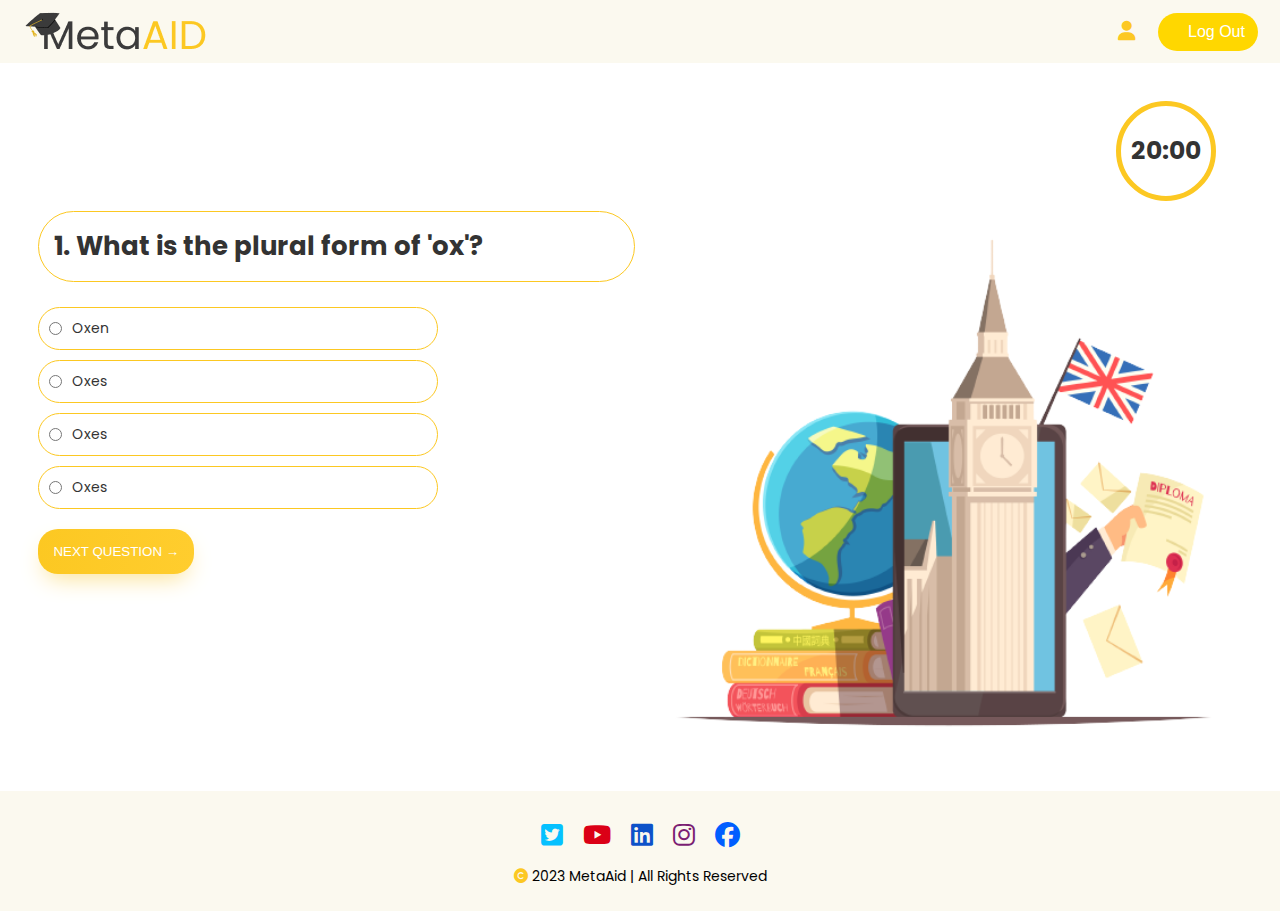
<file: metaAid_final_v/src/englishTestffff/engTest.html>
<!DOCTYPE html>
<html lang="en">
  <head>
    <meta charset="UTF-8" />
    <meta http-equiv="X-UA-Compatible" content="IE=edge" />
    <meta name="viewport" content="width=device-width, initial-scale=1.0" />
    <link
      rel="stylesheet"
      href="https://cdnjs.cloudflare.com/ajax/libs/font-awesome/6.4.0/css/all.min.css"
    />
    <title>English Test</title>
    <link rel="stylesheet" href="../header and footer/style.css" />
    <link rel="stylesheet" href="engTest.css" />
  </head>
  <body>
    <!-- //header -->
    <div class="header">
      <div class="logo">
        <img src="../header and footer/logo.png" alt="logo" />
      </div>
      <div class="rightSide">
        <i class="fa-solid fa-user fa-xl"></i>
        <h2 class="user_name hidden"></h2>
        <input class="logout button" type="submit" value="Log Out" />
      </div>
    </div>
    <!-- header end -->

    <!--english test section-->
    <section>
      <div class="timer">
        <span class="minHolder">20:</span>
        <span class="secHolder">00</span>
      </div>
      <div class="quiz-container">
        <div>
          <h2 class="question">
            Which of the following words is a synonym for 'happy'?
          </h2>

          <div class="item">
            <input type="radio" class="option" name="answer" id="A" />
            <label class="label" for="A"> joyful </label>
          </div>
          <div class="item">
            <input type="radio" class="option" name="answer" id="B" />
            <label class="label" for="B"> Sad </label>
          </div>
          <div class="item">
            <input type="radio" class="option" name="answer" id="C" />
            <label class="label" for="C"> Angry </label>
          </div>
          <div class="item">
            <input type="radio" class="option" name="answer" id="D" />
            <label class="label" for="D"> Tired </label>
          </div>
          <div class="popup">
            <button id="nextBtn">NEXT QUESTION &rarr;</button>

            <div class="modal-box">
              <i id="icon" class="fa-regular fa-circle-check"></i>

              <h3 class="popupScore"></h3>
              <button class="closeBtn">Ok</button>
            </div>
          </div>
        </div>

        <img class="img" src="./32184-removebg-preview.png" alt="" />
      </div>
    </section>
    <!-- end of english test section-->
    <!--footer-->
    <footer>
      <div class="footer">
        <div class="bottomfooter">
          <i
            class="fa-brands fa-square-twitter fa-xl"
            style="color: #05c1ff"
          ></i>
          <i class="fa-brands fa-youtube fa-xl" style="color: #db0016"></i>
          <i class="fa-brands fa-linkedin fa-xl" style="color: #0d52c9"></i>
          <i class="fa-brands fa-instagram fa-xl" style="color: #7b1e73"></i>
          <i class="fa-brands fa-facebook fa-xl" style="color: #005eff"></i>
        </div>
        <div class="upperfooter">
          <p>
            <i class="fa-sharp fa-solid fa-copyright"></i> 2023 MetaAid | All
            Rights Reserved
          </p>
        </div>
      </div>
    </footer>

    <!--end of footer -->
    <script type="module" src="engTest.js"></script>
  </body>
</html>
</file>
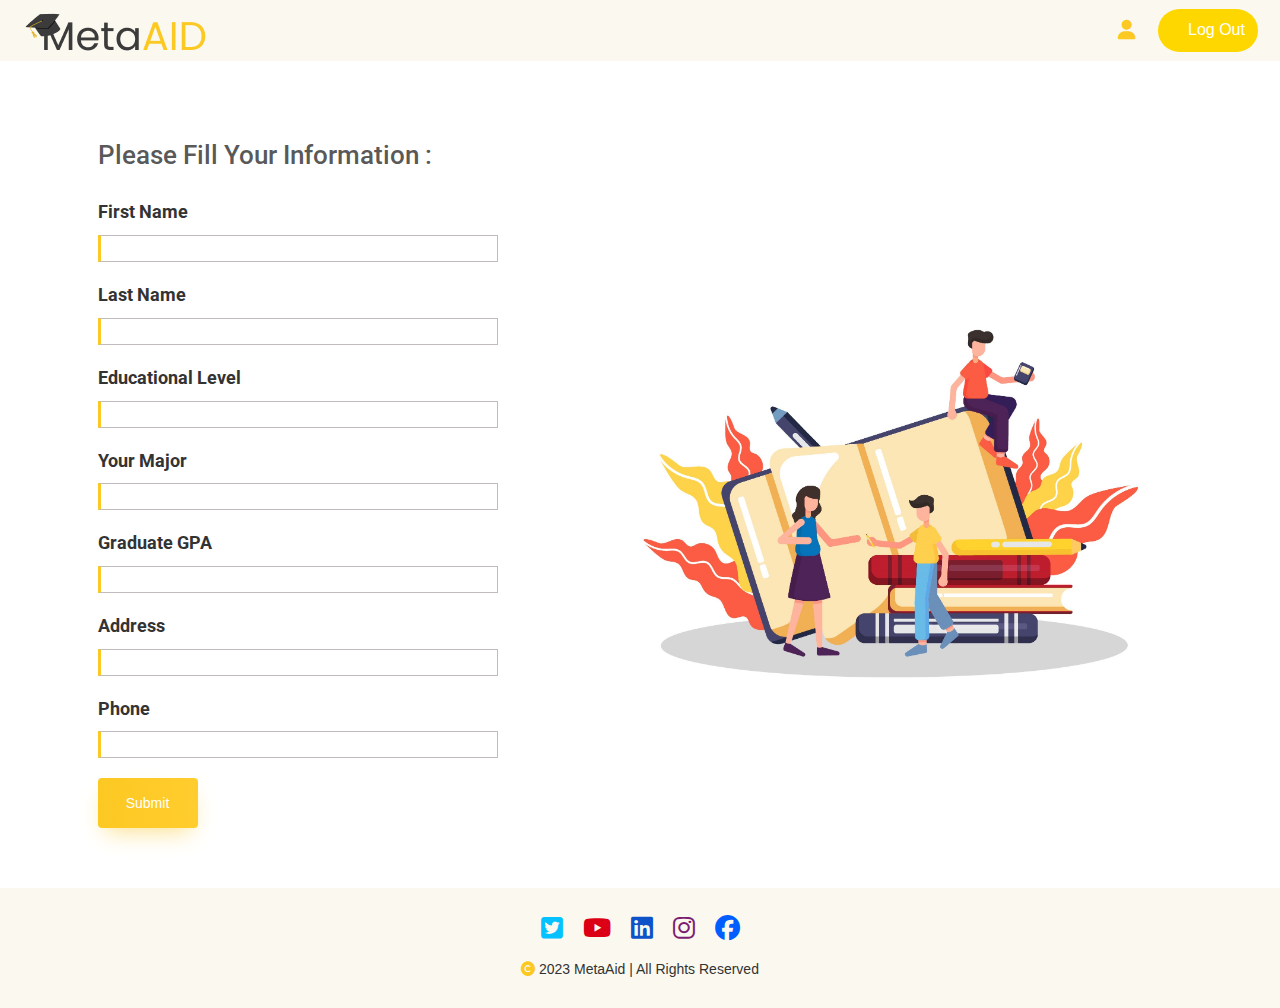
<file: metaAid_final_v/src/form/form.html>
<!DOCTYPE html>
<html lang="en">
  <head>
    <meta charset="UTF-8" />
    <meta http-equiv="X-UA-Compatible" content="IE=edge" />
    <!-- Latest compiled and minified CSS -->
   <link rel="stylesheet" href="https://cdn.jsdelivr.net/npm/bootstrap@3.3.7/dist/css/bootstrap.min.css" integrity="sha384-BVYiiSIFeK1dGmJRAkycuHAHRg32OmUcww7on3RYdg4Va+PmSTsz/K68vbdEjh4u" crossorigin="anonymous">
    <link rel="stylesheet" href="https://cdnjs.cloudflare.com/ajax/libs/font-awesome/6.4.0/css/all.min.css">
    <meta name="viewport" content="width=device-width, initial-scale=1.0" />
    <link rel="stylesheet" href="../header and footer/style.css">
    <link rel="stylesheet" href="form.css" />

    <title>Form</title>
  </head>
  <body>
 <!-- //header -->
 <div class="header">
  <div class="logo">
    <img src="../header and footer/logo.png" alt="logo" />
  </div>
  <div class="rightSide">
    <i class="fa-solid fa-user fa-xl"></i>
    <h2 class="user_name hidden"></h2>
    <input class="logout button" type="submit" value="Log Out" />
  </div>
</div>
<!-- header end -->

<!--form section-->
    <section class="img-form-con">
      <div class="form-con">
        <form action="">
          <h2 class="form-title">Please fill your information :</h2>
          <div class="label-input-form-con">
            <label for="first-name">first name</label>
            <input type="text" id="first-name"  />
          </div>

          <div class="label-input-form-con">
            <label for="last-name">last name</label>
            <input type="text" id="last-name" />
          </div>

          <div class="label-input-form-con">
            <label for="education-level">Educational level</label>
            <input type="text" id="education-level"  />
          </div>
          <div class="label-input-form-con">
            <label for="major">Your major</label>
            <input type="text" id="major" />
          </div>

          <div class="label-input-form-con">
            <label for="gpa">Graduate GPA</label>
            <input type="text" id="gpa" />
          </div>
          <div class="label-input-form-con">
            <label for="address">Address</label>
            <input type="text" id="address" />
          </div>
          <div class="label-input-form-con">
            <label for="phone">Phone</label>
            <input type="text" id="phone"  />
          </div>
          <button class="form-btn">submit</button>
          <d class="fill">*All fields are mandatory</p>
        </form>
      </div>
      <div class="form-img-con">
        <img src="from.jpg" alt="" />
      </div>
  
    </section>
<!--end of form section-->

    <!--footer-->
    <footer>
      <div class="footer">
       
        <div class="bottomfooter">

          <i
          class="fa-brands fa-square-twitter fa-xl"
          style="color: #05c1ff"
          
        ></i>
        <i class="fa-brands fa-youtube fa-xl" style="color: #db0016"></i>
        <i class="fa-brands fa-linkedin fa-xl" style="color: #0d52c9"></i>
        <i class="fa-brands fa-instagram fa-xl" style="color: #7b1e73"></i>
        <i class="fa-brands fa-facebook fa-xl" style="color: #005eff"></i>
        </div>
        <div class="upperfooter">
          <p> <i class="fa-sharp fa-solid fa-copyright" ></i>  2023 MetaAid | All Rights Reserved</p>
         
        </div>
      </div>
      
    </footer>
   
    <!--end of footer -->



    <script src="form.js"></script>
  </body>
</html>
</file>
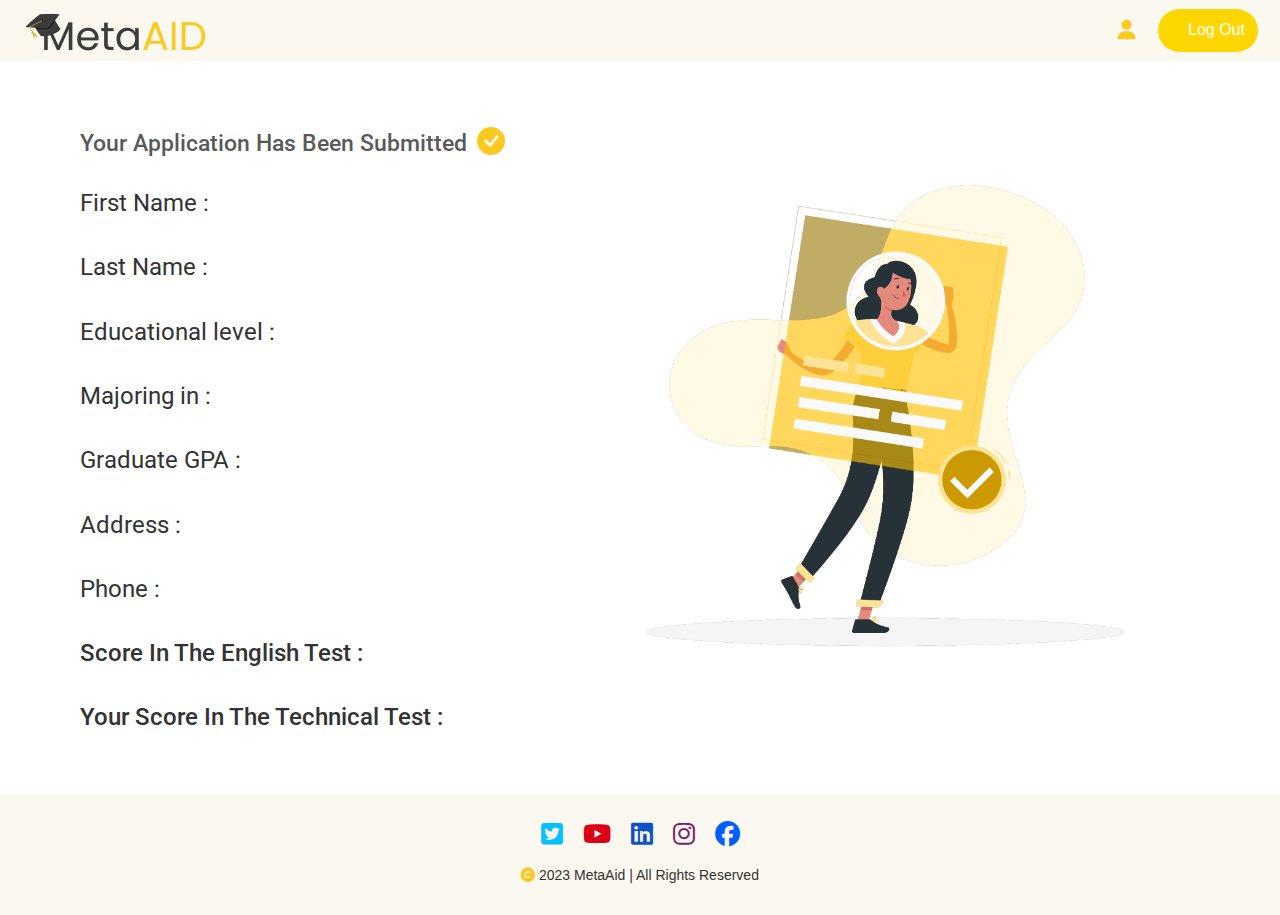
<file: metaAid_final_v/src/result/result.html>
<!DOCTYPE html>
<html lang="en">
  <head>
    <meta charset="UTF-8" />
    <meta http-equiv="X-UA-Compatible" content="IE=edge" />
    <meta name="viewport" content="width=device-width, initial-scale=1.0" />
    <link
      rel="stylesheet"
      href="https://cdn.jsdelivr.net/npm/bootstrap@3.3.7/dist/css/bootstrap.min.css"
      integrity="sha384-BVYiiSIFeK1dGmJRAkycuHAHRg32OmUcww7on3RYdg4Va+PmSTsz/K68vbdEjh4u"
      crossorigin="anonymous"
    />
    <link
      rel="stylesheet"
      href="https://cdnjs.cloudflare.com/ajax/libs/font-awesome/6.4.0/css/all.min.css"
    />
    <link rel="stylesheet" href="../header and footer/style.css" />
    <link rel="stylesheet" href="result.css" />
    <title>Result</title>
  </head>
  <body>
    <!-- //header -->
    <div class="header">
      <div class="logo">
        <img src="../header and footer/logo.png" alt="logo" />
      </div>
      <div class="rightSide">
        <i class="fa-solid fa-user fa-xl"></i>
        <h2 class="user_name hidden"></h2>
        <input class="logout button" type="submit" value="Log Out" />
      </div>
    </div>
    <!-- header end -->

    <!--result section-->

    <section class="result-section">
      <div class="result-con">
        <div class="title-svg">
          <h1 class="result-title">Your application has been Submitted</h1>
          <svg
            xmlns="http://www.w3.org/2000/svg"
            fill="currentColor"
            class="bi bi-check-circle-fill"
            viewBox="0 0 16 16"
            strok="20"
          >
            <path
              d="M16 8A8 8 0 1 1 0 8a8 8 0 0 1 16 0zm-3.97-3.03a.75.75 0 0 0-1.08.022L7.477 9.417 5.384 7.323a.75.75 0 0 0-1.06 1.06L6.97 11.03a.75.75 0 0 0 1.079-.02l3.992-4.99a.75.75 0 0 0-.01-1.05z"
            />
          </svg>
        </div>
        <p id="fisrt-name">First Name :</p>
        <p id="last-name">Last Name :</p>
        <p id="education-level">Educational level :</p>
        <p id="major">Majoring in :</p>
        <p id="gpa">Graduate GPA :</p>
        <p id="address">Address :</p>
        <p id="phone">Phone :</p>
        <p id="englishScore">
          <span class="score">score in the english test : </span>
        </p>
        <p id="techScore">
          <span class="score">Your score in the technical test : </span>
        </p>
      </div>

      <div class="img-result"><img src="./result.png" alt="" /></div>
    </section>

    <!-- end of result section-->

    <!--footer-->
    <footer>
      <div class="footer">
        <div class="bottomfooter">
          <i
            class="fa-brands fa-square-twitter fa-xl"
            style="color: #05c1ff"
          ></i>
          <i class="fa-brands fa-youtube fa-xl" style="color: #db0016"></i>
          <i class="fa-brands fa-linkedin fa-xl" style="color: #0d52c9"></i>
          <i class="fa-brands fa-instagram fa-xl" style="color: #7b1e73"></i>
          <i class="fa-brands fa-facebook fa-xl" style="color: #005eff"></i>
        </div>
        <div class="upperfooter">
          <p>
            <i class="fa-sharp fa-solid fa-copyright"></i> 2023 MetaAid | All
            Rights Reserved
          </p>
        </div>
      </div>
    </footer>

    <!--end of footer -->
    <script src="./result.js"></script>
  </body>
</html>
</file>
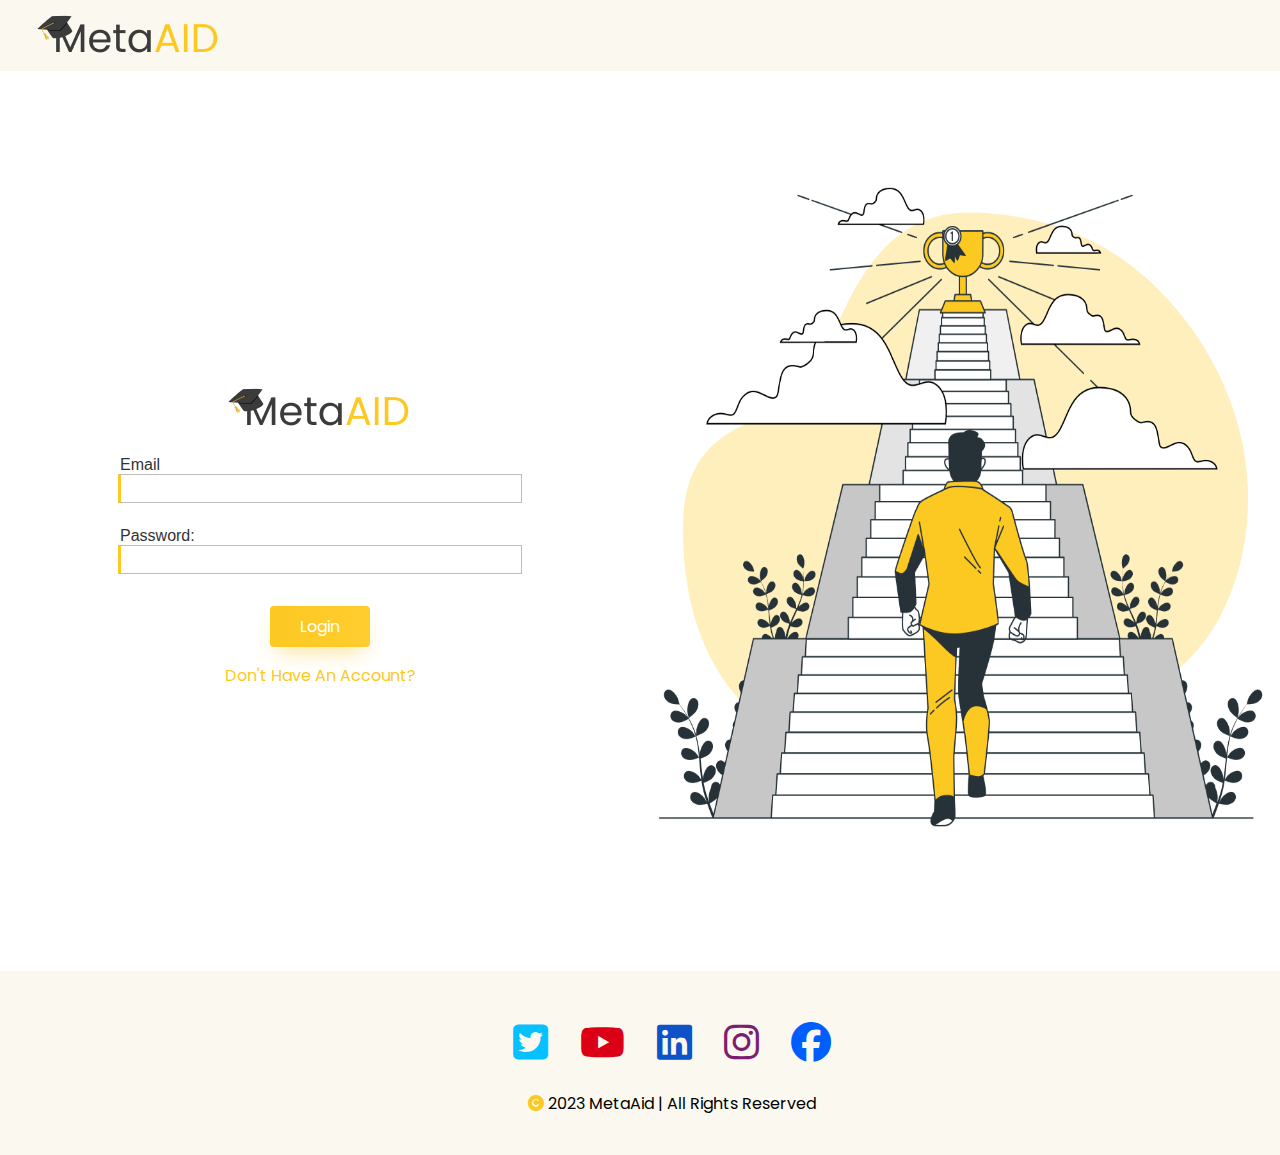
<file: metaAid_final_v/src/signUp-login/login.html>
<!DOCTYPE html>
<html lang="en">
  <head>
    <meta charset="UTF-8" />
    <meta http-equiv="X-UA-Compatible" content="IE=edge" />
    <meta name="viewport" content="width=device-width, initial-scale=1.0" />
    <link
      rel="stylesheet"
      href="https://cdnjs.cloudflare.com/ajax/libs/font-awesome/6.4.0/css/all.min.css"
    />
    <title>signin</title>
    <link
      href="https://unpkg.com/boxicons@2.1.4/css/boxicons.min.css"
      rel="stylesheet"
    />
    <link rel="stylesheet" href="login.css" />
    <link rel="stylesheet" href="../header and footer/style.css" />
  </head>
  <body>
    <!-- //header -->
    <div class="header">
      <div class="logo">
        <img src="../header and footer/logo.png" alt="logo" />
      </div>
    </div>
    <!-- header end -->

    <div class="container">
      <div class="form">
        <div class="name-app">
          <!-- <div class="name-appli">
              <h1>meta<span class="yello-text">AID</span></h1>-->
          <img src="../header and footer/logo.png" alt="" />
        </div>

        <div class="parts-form">
          <form>
            <div class="input-label">
              <label for="fname">Email</label>
              <input type="text" class="userEmail" name="fname" />
            </div>
            <div class="input-label">
              <label for="lname">password:</label>
              <input type="password" class="userPassword" name="password" />
            </div>
            <p class="error"></p>
          </form>
        </div>

        <!-- <div class="btn-signlog"> -->
        <div class="btn-sign">
          <button class="button1">login</button>

          <p class="sign-up">Don't have an account?</p>
        </div>
      </div>

      <div class="image-signup">
        <img class="image" src="login.png" alt="Paris" />
      </div>
    </div>

    <!--footer-->
    <footer>
      <div class="footer">
        <div class="bottomfooter">
          <i
            class="fa-brands fa-square-twitter fa-xl"
            style="color: #05c1ff"
          ></i>
          <i class="fa-brands fa-youtube fa-xl" style="color: #db0016"></i>
          <i class="fa-brands fa-linkedin fa-xl" style="color: #0d52c9"></i>
          <i class="fa-brands fa-instagram fa-xl" style="color: #7b1e73"></i>
          <i class="fa-brands fa-facebook fa-xl" style="color: #005eff"></i>
        </div>
        <div class="upperfooter">
          <p>
            <i class="fa-sharp fa-solid fa-copyright"></i> 2023 MetaAid | All
            Rights Reserved
          </p>
        </div>
      </div>
    </footer>

    <!--end of footer -->

    <script src="login.js"></script>
  </body>
</html>
</file>
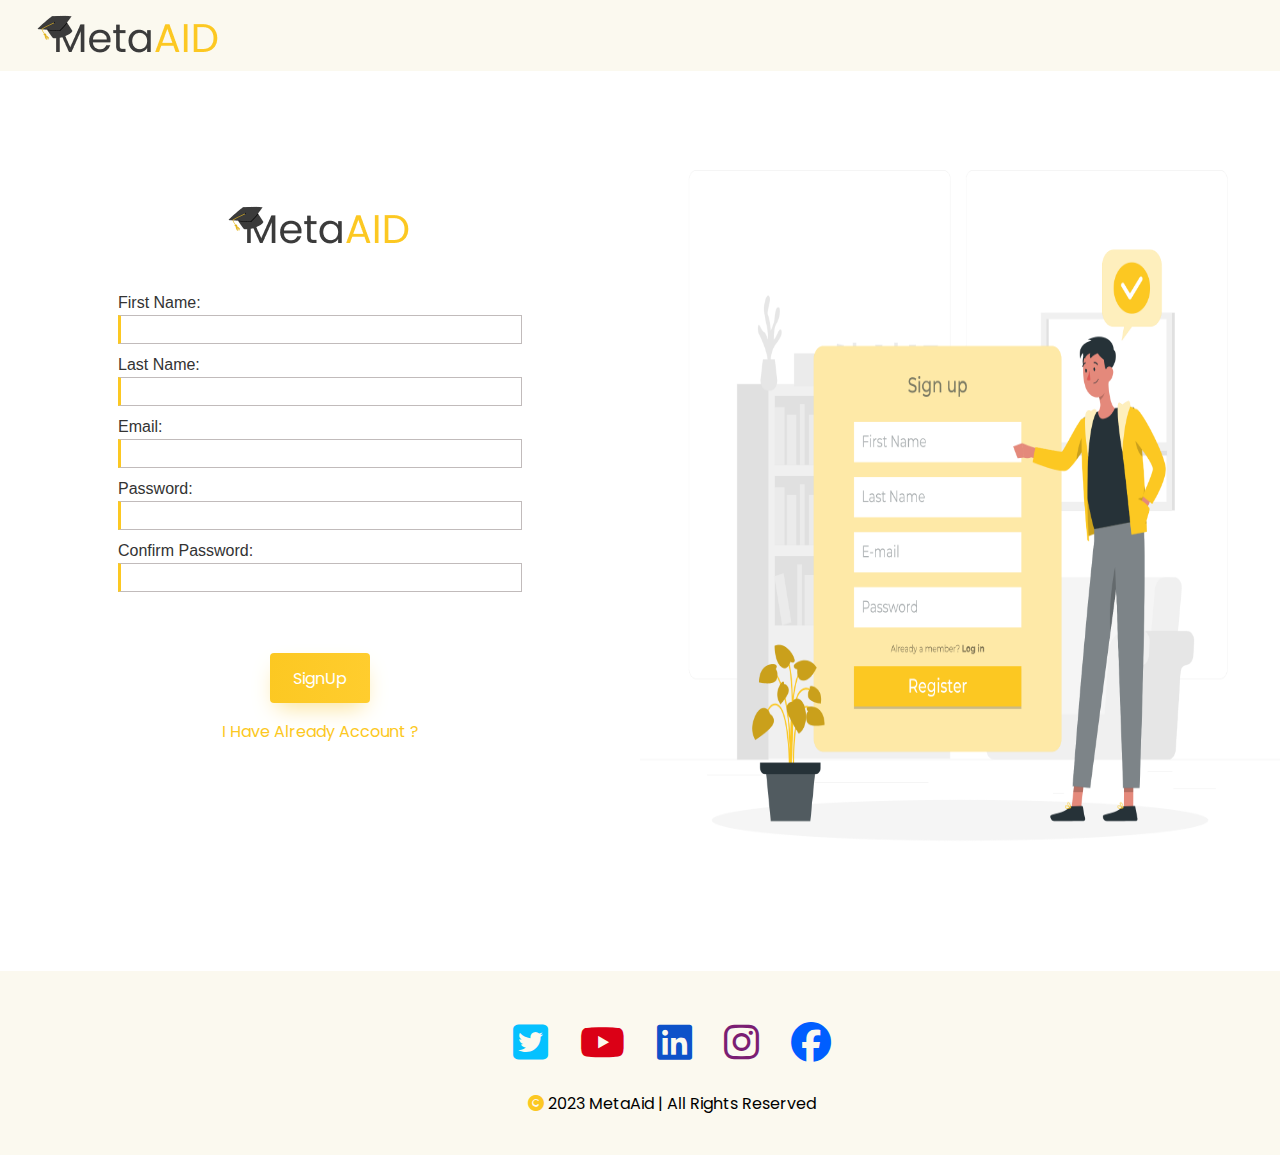
<file: metaAid_final_v/src/signUp-login/signup.html>
<!DOCTYPE html>
<html lang="en">
  <head>
    <meta charset="UTF-8" />
    <meta http-equiv="X-UA-Compatible" content="IE=edge" />
    <meta name="viewport" content="width=device-width, initial-scale=1.0" />
    <link
      rel="stylesheet"
      href="https://cdnjs.cloudflare.com/ajax/libs/font-awesome/6.4.0/css/all.min.css"
    />
    <title>signup</title>
    <link
      href="https://unpkg.com/boxicons@2.1.4/css/boxicons.min.css"
      rel="stylesheet"
    />
    <link rel="stylesheet" href="../header and footer/style.css" />
    <link rel="stylesheet" href="signup.css" />
  </head>
  <body>
    <!-- //header -->
    <div class="header">
      <div class="logo">
        <img src="../header and footer/logo.png" alt="logo" />
      </div>
    </div>
    <!-- header end -->
    <!--sgin up section-->
    <div class="container">
      <div class="form">
        <div class="name-app">
          <!-- <div class="name-appli">
            <h1>meta<span class="yello-text">AID</span></h1>-->
          <img src="../header and footer/logo.png" alt="" />
        </div>
        <div class="parts-form">
          <form action="#">
            <label for="firstName">First name:</label><br />
            <input type="text" id="firstName" name="fname" /><br />

            <label for="lastName">Last name:</label><br />
            <input type="text" id="lastName" name="lname" /><br />

            <label for="Email">Email:</label><br />
            <input type="email" id="Email" name="Email" /><br />

            <label for="password">password:</label><br />
            <input type="password" id="password" name="password" /><br />

            <label for="confirmPassword">Confirm password:</label><br />
            <input
              type="password"
              id="confirmPassword"
              name="confirmPassword"
            /><br />

            <p class="error"></p>
          </form>
        </div>
        <div class="btn-sign">
          <button class="signupBtn" id="signupBtn">SignUp</button><br />

          <p class="alreadyHaveAcc" href="./login.html">
            I have already account ?
          </p>
        </div>
      </div>

      <div class="image-signup">
        <img class="image" src="signup.png" alt="Paris" />
      </div>
    </div>

    <!--sgin up section-->

    <!--footer-->
    <footer>
      <div class="footer">
        <div class="bottomfooter">
          <i
            class="fa-brands fa-square-twitter fa-xl"
            style="color: #05c1ff"
          ></i>
          <i class="fa-brands fa-youtube fa-xl" style="color: #db0016"></i>
          <i class="fa-brands fa-linkedin fa-xl" style="color: #0d52c9"></i>
          <i class="fa-brands fa-instagram fa-xl" style="color: #7b1e73"></i>
          <i class="fa-brands fa-facebook fa-xl" style="color: #005eff"></i>
        </div>
        <div class="upperfooter">
          <p>
            <i class="fa-sharp fa-solid fa-copyright"></i> 2023 MetaAid | All
            Rights Reserved
          </p>
        </div>
      </div>
    </footer>

    <!--end of footer -->

    <script src="signup.js"></script>
  </body>
</html>
</file>
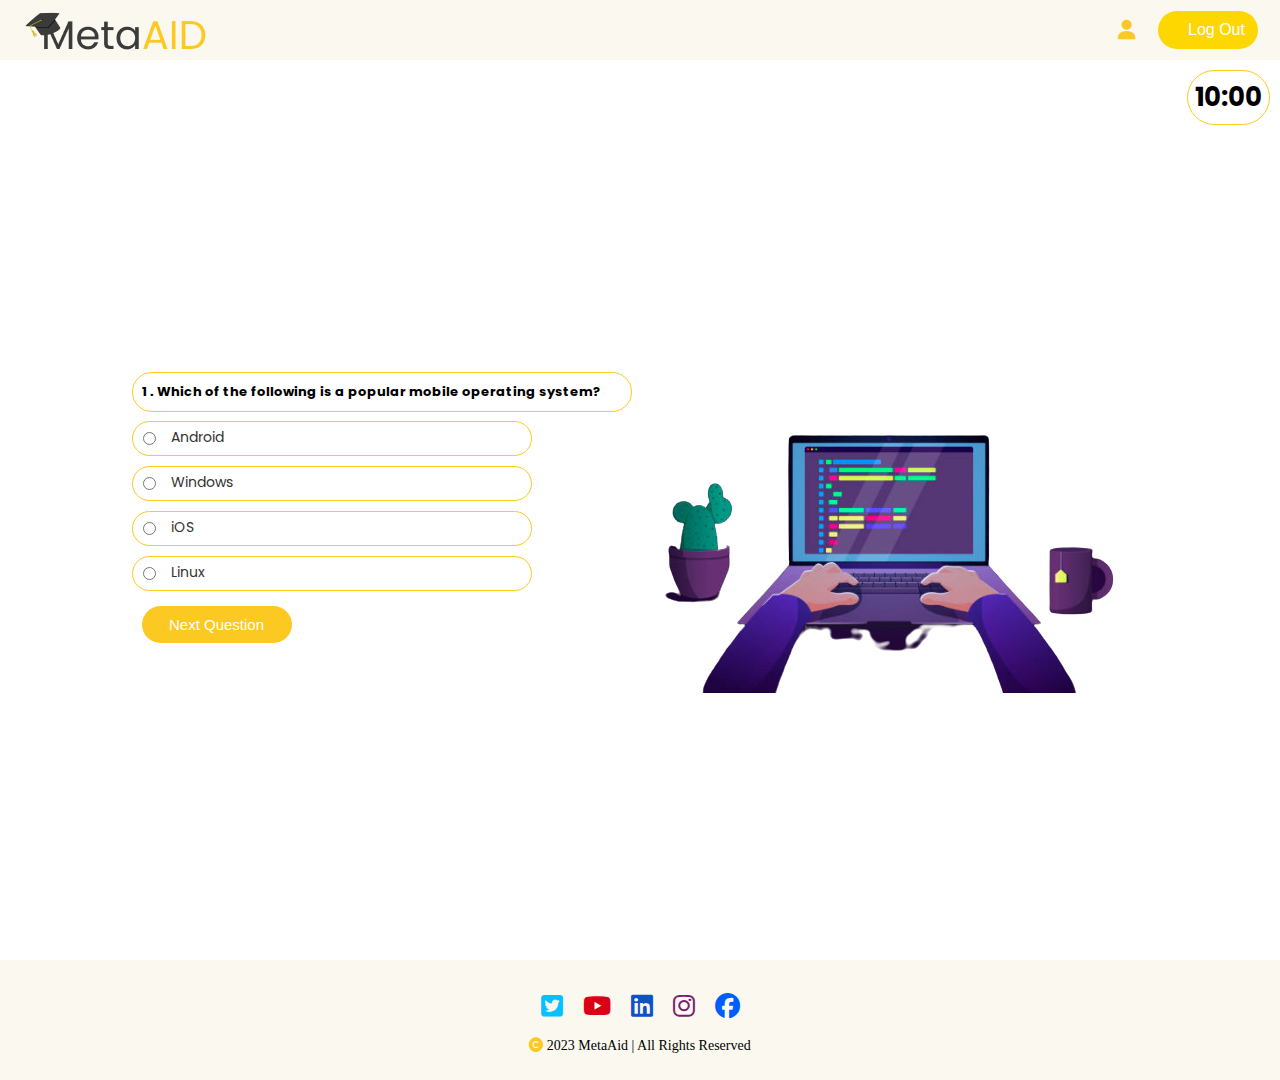
<file: metaAid_final_v/src/TechnicalTestffff/techTest.html>
<!DOCTYPE html>
<html lang="en">
  <head>
    <meta charset="UTF-8" />
    <meta http-equiv="X-UA-Compatible" content="IE=edge" />
    <meta name="viewport" content="width=device-width, initial-scale=1.0" />
    <link rel="stylesheet" href="https://cdnjs.cloudflare.com/ajax/libs/font-awesome/6.4.0/css/all.min.css">
    <title>Technology test</title>
    <link rel="stylesheet" href="./techTest.css" />
    <link rel="stylesheet" href="../header and footer/style.css" />
  
  </head>
  <body>
    <!-- //header -->
    <div class="header">
      <div class="logo">
        <img src="../header and footer/logo.png" alt="logo" />
      </div>
      <div class="rightSide">
        <i class="fa-solid fa-user fa-xl"></i>
        <h2 class="user_name hidden"></h2>
        <input class="logout button" type="submit" value="Log Out" />
      </div>
    </div>
    <!-- header end -->

    <div class="quiz">
      <div class="test">
        <h4 id="question">What is the primary purpose of HTML?</h4>
        <span>
          <input
            type="radio"
            id="A"
            name="option"
            class="answer"
            value="optionA"
          />
          <label for="option-one" class="option" id="option-one">one</label>
        </span>

        <span>
          <input
            type="radio"
            id="B"
            name="option"
            class="answer"
            value="optionB"
          />
          <label for="option-two" class="option" id="option-two">two</label>
        </span>

        <span>
          <input
            type="radio"
            id="C"
            name="option"
            class="answer"
            value="optionC"
          />
          <label for="option-three" class="option" id="option-three"
            >three</label
          >
        </span>

        <span>
          <input
            type="radio"
            id="D"
            name="option"
            class="answer"
            value="optionD"
          />
          <label for="option-four" class="option" id="option-four">three</label>
        </span>
        <div class="popup">
          <button type="submit" id="btn">Next Question</button>
          <div class="modal-box">
            <i class="fa-regular fa-circle-check"></i>

            <h3 class="popupScore"></h3>
            <button class="close-btn">Ok</button>
          </div>
        </div>
      </div>

      <div class="timer">
        <h2 class="min">10:</h2>
        <h2 class="sec">00</h2>
      </div>

      <div class="img-box"><img src="./technology.png" alt="" /></div>
    </div>

    <!--footer-->
    <footer>
      <div class="footer">
        <div class="bottomfooter">
          <i
            class="fa-brands fa-square-twitter fa-xl"
            style="color: #05c1ff"
          ></i>
          <i class="fa-brands fa-youtube fa-xl" style="color: #db0016"></i>
          <i class="fa-brands fa-linkedin fa-xl" style="color: #0d52c9"></i>
          <i class="fa-brands fa-instagram fa-xl" style="color: #7b1e73"></i>
          <i class="fa-brands fa-facebook fa-xl" style="color: #005eff"></i>
        </div>
        <div class="upperfooter">
          <p>
            <i class="fa-sharp fa-solid fa-copyright"></i> 2023 MetaAid | All
            Rights Reserved
          </p>
        </div>
      </div>
    </footer>

    <!--end of footer -->
    <script src="./techTest.js"></script>
  </body>
</html>
</file>
<file: metaAid_final_v/src/header and footer/style.css>
* {
  margin: 0;
  padding: 0;
}

:root {
  --yellow: #fcc822;
  --black: #333333;
  --font-poppin: "Poppins", sans-serif;
  --font-roboto: "Roboto", sans-serif;
  --wihte: #ffffff;
}
body {
  overflow-x: hidden;
}
.header {
  background-color: #ebe3b235;
  display: flex;
  justify-content: space-between;
  align-items: center;
  padding: 0.5rem 2rem;
  width: 100vw;
}

.rightSide {
  display: flex;
  gap: 2rem;
  align-items: center;
}
.user_name {
  font-family: var(--font-poppin);
  text-transform: capitalize;

  font-size: 1.8rem;
  color: var(--black);
}
.fa-user {
  color: var(--yellow);
  font-size: 2rem;
}
.hidden {
  display: none;
}
.footer {
  background-color: #ebe3b235;

  width: 100vw;
  height: 120px;
  display: flex;

  justify-content: center;
  gap: 3rem;
  align-items: center;
  padding: 2rem;

  bottom: 0;

  flex-direction: column;
}

.bottomfooter {
  display: flex;
  gap: 2rem;
  margin-top: 2rem;
}

.fa-sharp {
  color: var(--yellow);
}
.fa-brands {
  font-size: 2.5rem;
}
.button {
  background-color: #ffd700;

  color: white;

  width: 10rem;
  padding: 1rem 3rem;

  text-decoration: none;
  display: flex;
  justify-content: center;
  align-items: center;
  font-size: 16px;
  font-weight: 300;
  margin: 4px 2px;
  cursor: pointer;
  transition: background-color 0.3s ease-in-out;
  border-radius: 30px;
  border: none;
  outline: none;
}

.button:hover {
  background-color: darkgoldenrod;
}
@media only screen and (min-width: 768px) and (max-width: 1024px) {
  .header {
    width: 100vw;
  }
}
@media only screen and (max-width: 600px) {
  .header {
    width: 100vw;
  }

  .logo img {
    width: 120px;
  }
  .button {
    font-size: 10px;
  }
}

@media only screen and (max-width: 360px) {
  .header {
    width: 100vw;
  }

  .logo img {
    width: 80px;
  }
  .button {
    width: 8rem;
  }
  .user_name {
    font-size: 0.8rem;
  }
}
</file>
<file: metaAid_final_v/src/englishTestffff/engTest.css>
@import url("https://fonts.googleapis.com/css2?family=Poppins&display=swap");

@import url("https://fonts.googleapis.com/css2?family=Roboto&display=swap");

:root {
  --yellow: #fcc822;
  --black: #333333;
  --font-poppin: "Poppins", sans-serif;
  --font-roboto: "Roboto", sans-serif;
}
html {
  font-size: 10px;
}

body {
  font-family: var(--font-poppin);
}
* {
  margin: 0;
  padding: 0;
  box-sizing: border-box;
}
h1 {
  font-size: 3.4rem;
}
h2 {
  font-size: 2.6rem;
}
/*body font size */
p {
  font-size: 1.4rem;
}

section {
  position: relative;
  padding-bottom: 3rem;
}

.quiz-container {
  padding-inline: 3%;
  display: grid;
  grid-template-columns: 1fr 1fr;

  justify-content: center;
  gap: 1rem;
}
.question {
  color: var(--black);
  border: var(--yellow) solid 1px;
  border-radius: 4rem;
  padding: 1.5rem;
  margin-bottom: 2.5rem;
}
.timer {
  color: var(--black);
  font-size: 2.5rem;
  font-weight: bold;
  margin-bottom: 1rem;
  border: var(--yellow) solid 0.5rem;
  width: 100px;
  height: 100px;
  border-radius: 50%;
  padding: 0.5rem;
  display: flex;
  justify-content: center;
  align-items: center;
  margin-left: auto;
  margin-top: 3%;
  margin-right: 5%;
}

.item {
  display: flex;
  margin-bottom: 1rem;
  gap: 1rem;
  width: 40rem;
  color: var(--black);
  border: var(--yellow) solid 1px;
  border-radius: 4rem;
  padding: 1rem;
  animation: translate 1s ease-in-out;
}

.label {
  flex-grow: 1;
}

label,
input {
  font-size: 1.4rem;
  cursor: pointer;
}

#nextBtn {
  color: white;
  padding: 1.5rem;
  border: none;
  border-radius: 2rem;
  background: linear-gradient(95.34deg, #fcc822 0%, #ffcd2e 100%);
  box-shadow: 0px 10.5305px 23.4012px -7.02035px #fbe18f;
  cursor: pointer;
  display: flex;
  align-items: center;
  margin-top: 20px;
}

.img {
  height: 55rem;

  width: 100%;
}

/**/
.modal-box {
  position: fixed;
  left: 50%;
  top: 50%;
  transform: translate(-50%, -50%);
  box-shadow: 0 5px 10px rgba(0, 0, 0, 0.1);
}

.modal-box {
  display: flex;
  flex-direction: column;
  align-items: center;
  max-width: 380px;
  width: 100%;
  padding: 30px 20px;
  border-radius: 24px;
  background-color: #fff;
  opacity: 0;
  pointer-events: none;
  transition: all 0.3s ease;
  transform: translate(-50%, -50%) scale(1.2);
}
.popup.active .modal-box {
  opacity: 1;
  pointer-events: auto;
  transform: translate(-50%, -50%) scale(1);
}

.modal-box i {
  font-size: 100px;
  color: var(--yellow);
}
.modal-box h2 {
  margin-top: 20px;
  font-size: 25px;
  font-weight: 500;
  color: #333;
}
.modal-box h3 {
  font-size: 16px;
  font-weight: 400;
  color: #333;
  text-align: center;
}
.modal-box .buttons {
  margin-top: 25px;
}
.modal-box button {
  background-color: var(--yellow);
  color: white;
  border: none;
  padding: 1rem 2rem;
  text-align: center;
  text-decoration: none;
  display: inline-block;
  font-size: 1.5rem;
  margin: 1rem;
  cursor: pointer;
  border-radius: 10rem;
  width: 15rem;
}

/**/

@media only screen and (min-width: 768px) and (max-width: 1024px) {
  html {
    font-size: 7px;
  }
  section {
    height: calc(100vh);
  }
  .img {
    display: none;
  }
  .timer {
    width: 50px;
    height: 50px;
    font-size: 1.6rem;
    padding: 5px;
  }
  .quiz-container {
    grid-template-columns: 1fr;
  }
}

@media (width < 800px) {
  html {
    font-size: 7px;
  }
  section {
    height: calc(80vh);
  }
  .img {
    display: none;
  }
  .timer {
    width: 50px;
    height: 50px;
    font-size: 1.6rem;
    padding: 5px;
  }
  .quiz-container {
    grid-template-columns: 1fr;
  }
}

@keyframes translate {
  0% {
    transform: translateX(50%);
  }
  100% {
    transform: translateX(0%);
  }
}
</file>
<file: metaAid_final_v/src/form/form.css>
@import url("https://fonts.googleapis.com/css2?family=Poppins&display=swap");

@import url("https://fonts.googleapis.com/css2?family=Roboto&display=swap");

:root {
  --yellow: #fcc822;
  --black: #333333;
  --font-poppin: "Poppins", sans-serif;
  --font-roboto: "Roboto", sans-serif;
  --wihte: #ffffff;
}
html {
  font-size: 10px;
}
* {
  margin: 0;
  padding: 0;
  box-sizing: border-box;
}
h1 {
  font-size: 3.4rem;
}
h2 {
  font-size: 2.6rem;
}
/*body font size */
p {
  font-size: 1.4rem;
}

/*form section*/

.img-form-con {
  width: 100%;
  display: flex;
  justify-content: space-around;
  align-items: center;
  margin: 6rem 0rem;
  padding: 0rem 5rem;
}

.form-con {
  display: flex;
  justify-content: center;
  align-items: center;
}
.form-title {
  font-family: var(--font-roboto);
  font-size: 2.6rem;
  text-align: left;
  color: #333333d3;
  width: 100%;
  text-transform: capitalize;
}
form {
  width: 100%;
  display: flex;
  justify-content: center;

  flex-direction: column;
  gap: 2rem;
}
.label-input-form-con {
  display: flex;
  flex-direction: column;
  gap: 0.5rem;
}
.label-input-form-con label {
  font-size: 1.8rem;
  color: var(--black);
  font-family: var(--font-roboto);
  text-transform: capitalize;
}

.label-input-form-con input {
  width: 400px;
  height: 27px;
  border: 1px solid #c1bbbb;
  outline: none;
  border-inline-start-width: 3px;
  border-inline-start-color: var(--yellow);
  writing-mode: horizontal-tb;
}

.form-img-con {
  width: 50%;
}
.form-img-con img {
  width: 100%;
}

.form-btn {
  width: 100px;
  height: 50px;
  background: linear-gradient(95.34deg, #fcc822 0%, #ffcd2e 100%);
  box-shadow: 0px 10.4502px 23.2228px -6.96683px #fbe18f;
  border: none;
  color: var(--wihte);
  text-transform: capitalize;
  font-size: 1.4rem;
  border-radius: 4px;
}
.fill{
  display: none;
  /* background-color: red; */
  padding: 2rem;
  color: red;
  font-size: 1.4rem;
  text-align: center;
}
@media only screen and (max-width: 950px) {
  .img-form-con {
    flex-direction: column-reverse;
  }
  .form-img-con {
    width: 100%;
  }
  .form-con {
    width: 100%;
    align-items: center;
  }

  form {
    justify-content: center;
    align-items: center;
  }
  .form-title {
    text-align: center;
    font-size: 2rem;
  }
  .label-input-form-con input {
    width: 400px;
  }
}
@media only screen and (max-width: 768px) {
  /* For mobile phones: */
  .img-form-con {
    flex-direction: column-reverse;
  }
  .form-img-con {
    width: 100%;
  }
  .form-con {
    width: 100%;
    align-items: center;
  }

  form {
    justify-content: center;
    align-items: center;
  }
  .form-title {
    text-align: center;
    font-size: 2rem;
  }
  .label-input-form-con input {
    width: 250px;
  }
}
</file>
<file: metaAid_final_v/src/result/result.css>
@import url("https://fonts.googleapis.com/css2?family=Poppins&display=swap");

@import url("https://fonts.googleapis.com/css2?family=Roboto&display=swap");

:root {
  --yellow: #fcc822;
  --black: #333333;
  --font-poppin: "Poppins", sans-serif;
  --font-roboto: "Roboto", sans-serif;
  --wihte: #ffffff;
}
html {
  font-size: 10px;
}
* {
  margin: 0;
  padding: 0;
  box-sizing: border-box;
}
h1 {
  font-size: 3.4rem;
}
h2 {
  font-size: 2.6rem;
}
/*body font size */
p {
  font-size: 1.4rem;
}
body {
  overflow-x: hidden;
}
.result-section {
  width: 100%;
  display: flex;
  align-items: center;
  justify-content: space-around;
  margin: 5rem 0rem;
  overflow-x: hidden;
}
.result-con {
  display: flex;
  justify-content: center;
  align-items: left;
  flex-direction: column;
  gap: 2rem;
  width: 50%;
  padding: 0rem 8rem;
}
.img-result {
  width: 50%;
}
.img-result img {
  width: 80%;
}
.result-title {
  font-family: var(--font-roboto);
  font-size: 3rem;
  color: #333333d3;
  text-transform: capitalize;
}

.result-con p {
  font-size: 2.4rem;
  text-align: left;
  font-family: var(--font-roboto);
}
.title-svg {
  display: flex;
  gap: 1rem;
  width: 100%;
}
.title-svg svg {
  margin-top: 0.5rem;
  fill: var(--yellow);
  /* font-weight: 900; */
  width: 28px;
  height: 28px;
}
.score{

  font-size: 2.4rem;
  text-align: left;
  font-family: var(--font-roboto);
  color: var(--black);
  text-transform: capitalize;
  font-weight: 500;

}
#englishScore{
color: var(--yellow);
/* border: 1px black solid; */
font-weight: 900;
}

#techScore{

  color: var(--yellow);
  font-weight: 900;
}
@media only screen and (min-width: 950px) {
  .result-title {
    font-size: 2.3rem;
  }
  .title-svg svg {
    width: 28px;
    height: 28px;
    margin-top: 1.6rem;
  }
}
@media only screen and (max-width: 1024px) {
  .result-section {
    flex-direction: column-reverse;
  }

  .result-con p {
    font-size: 1.5rem;
  }
  .result-con {
    height: 50vh;
    width: unset;
  }
  .result-title {
    font-size: 1.2rem;
  }
  .title-svg svg {
    width: 16px;
    height: 16px;
    margin-top: 1.6rem;
  }
  .score{  font-size: 1.5rem;}
}

@media only screen and (max-width: 600px) {
  .title-svg {
    gap: 0.4rem;
  }
  .result-title {
    font-size: 1.1rem;
  }
  .title-svg svg {
    width: 16px;
    height: 16px;
    margin-top: 1.6rem;
    /* margin-top: 7rem; */
  }
  .result-section {
    flex-direction: column-reverse;
  }
  .img-result img {
    width: 100%;
  }
  .result-con {
    height: unset;
    width: unset;
  }
  .result-con p {
    font-size: 1.1rem;
  }
  .score{  font-size: 1.1rem;}
}

/* @media only screen and (max-width: 320px) {
 


} */
@media (max-width: 360px) {
  .result-con {
    width: unset;
  }
  .title-svg {
    width: 100%;
    flex-direction: column;
  }
  .title-svg svg {
    width: 15px;
    height: 15px;
    margin-top: -0.3rem;
  }
  .result-title {
    width: 100%;

    font-size: 0.8rem;
  }
  .score{  font-size: 1.1rem;}
}
</file>
<file: metaAid_final_v/src/signUp-login/login.css>
@import url("https://fonts.googleapis.com/css2?family=Poppins:wght@300;400;500;600&display=swap");
* {
  font-family: "Poppins", sans-serif;
  margin: 0;
  padding: 0;
}
:root {
  --yellow: #fcc822;
  --black: #333333;
  --font-poppin: "Poppins", sans-serif;
  --font-roboto: "Roboto", sans-serif;
  --wihte: #ffffff;
}
.container {
  width: 100vw;
  display: flex;
}
body {
  overflow-x: hidden;
  /* overflow-y: hidden; */
}
.yello-text {
  color: rgb(252, 200, 34);
}
.form {
  width: 50vw;
  height: 100vh;
  align-items: center;
  justify-content: center;
  /* border: 1px solid black; */
  display: flex;
  flex-direction: column;
}
.name-app {
  width: 50vw;
  text-align: center;

  /* border: 1px solid black; */
}
.name-appli {
  text-align: center;
  font-size: 30px;
  width: 50vw;
  height: 10vh;
  /* border: 1px solid black; */
  padding-top: 80px;
}
.parts-form {
  width: 50vw;

  color: rgb(252, 200, 34);
  /* border: 1px solid black; */

  text-align: center;
  font-family: var(--font-family);
  padding-top: 20px;
  box-sizing: border-box;
}
form {
  width: 50vw;
  display: flex;
  flex-direction: column;
  gap: 1rem;
}
.parts-form input {
  width: 400px;
  height: 27px;
  border: 1px solid #c1bbbb;
  outline: none;
  border-inline-start-width: 3px;
  border-inline-start-color: var(--yellow);
  writing-mode: horizontal-tb;
  margin-bottom: 0.5rem;
}
.input-label {
  display: flex;
  flex-direction: column;
  width: 50vw;
  align-items: center;
  justify-content: center;
}
form label {
  width: 400px;
  font-size: 1rem;
  color: var(--black);
  font-family: var(--font-roboto);
  text-transform: capitalize;
  text-align: left;
}
.form-link {
  display: flex;
  justify-content: space-evenly;

  /* border: 1px solid black; */
  width: 50vw;
  height: 10vh;
  padding-top: 40px;
}
.Remberme {
  display: flex;
}
.btn-sign {
  width: 50vw;
  height: 7vh;
  /* border: 1px solid black; */
  text-align: center;
  display: flex;
  flex-direction: column;

  align-items: center;
}

/* .btn-signlog{
width:50vw;
height:20vh;
border: 1px solid black;
padding-top: 30px;

   } */
.button {
  border: none;
  color: white;
  padding: 10px 10px;
  text-align: center;
  text-decoration: none;
  display: inline-block;
  font-size: 16px;

  cursor: pointer;
  font-family: var(--font-family);
}
.button1 {
  width: 100px;
  height: 50px;
  background: linear-gradient(95.34deg, #fcc822 0%, #ffcd2e 100%);
  box-shadow: 0px 10.4502px 23.2228px -6.96683px #fbe18f;
  border: none;
  color: var(--wihte);
  text-transform: capitalize;
  font-size: 1rem;
  border-radius: 4px;
  margin-bottom: 1rem;
  margin-top: .5rem;
  padding: .5rem;
}
.button2 {
  width: 100px;
  height: 50px;
  background: linear-gradient(95.34deg, #fcc822 0%, #ffcd2e 100%);
  box-shadow: 0px 10.4502px 23.2228px -6.96683px #fbe18f;
  border: none;
  color: var(--wihte);
  text-transform: capitalize;
  font-size: 1rem;
  border-radius: 4px;
  margin-bottom: 1rem;
}
.flex-face {
  display: flex;
  justify-content: space-evenly;
  padding-top: 70px;
}
.image-signup {
  /* border: 1px solid black; */
  /* border-radius: 4px;  */
  /* padding: 5px; */
  width: 100vw;
  height: 40vh;
  margin-top: 5rem;
  /* margin-left: 500px;   */
}
.image {
  width: 50vw;
  height: 80vh;
}

.error {
  color: red;
}
.sign-up {
  text-transform: capitalize;
  font-size: 1rem;
  color: var(--yellow);
  cursor: pointer;
}
@media only screen and (min-width: 768px) and (max-width: 1024px) {
  .container {
    flex-direction: column-reverse;
    width: 100vw;
    padding: 0rem 2rem;
  }
  .image {
    width: 100vw;
    height: 35vh;
    object-fit: contain;
  }
  .form {
    width: 100vw;
    height: unset;
    margin-bottom: 20vh;
  }
  .input-label input {
    width: 250px;
  }
  .input-label label {
    width: 250px;
  }
}

@media screen and (max-width: 768px) {
  .container {
    flex-direction: column-reverse;
    width: 100vw;
    padding: 0rem 2rem;
  }
  .image {
    width: 100vw;
    height: 35vh;
    object-fit: contain;
  }
  .image img {
    width: 100vw;
  }
  .form {
    width: 100vw;
    height: unset;
    margin-bottom: 5rem;
  }
  .input-label input {
    width: 250px;
  }
  .input-label label {
    width: 250px;
  }
}
</file>
<file: metaAid_final_v/src/signUp-login/signup.css>
@import url("https://fonts.googleapis.com/css2?family=Poppins:wght@300;400;500;600&display=swap");
* {
  font-family: "Poppins", sans-serif;
  margin: 0;
  padding: 0;
}
:root {
  --yellow: #fcc822;
  --black: #333333;
  --font-poppin: "Poppins", sans-serif;
  --font-roboto: "Roboto", sans-serif;
  --wihte: #ffffff;
}
body {
  overflow-x: hidden;
}
.container {
  width: 100vw;
  display: flex;
}
.yello-text {
  color: rgb(252, 200, 34);
}
.form {
  width: 50vw;

  /* border: 1px solid black; */
  margin-top: 8rem;
  display: flex;
  flex-direction: column;
  gap: 1rem;
}

.name-app {
  width: 50vw;
  text-align: center;
}

.name-appli {
  text-align: center;
  font-size: 30px;
  width: 50vw;
  height: 10vh;
  /* border: 1px solid black; */
  padding-top: 80px;
}
.parts-form {
  width: 50vw;
  color: rgb(252, 200, 34);
  /* border: 1px solid black; */
  margin-bottom: 10px;
  margin-top: 20px;

  font-family: var(--font-family);

  justify-content: center;
  display: flex;
}
/* .parts-form form{
    display: flex;
    flex-direction: column;
    gap: .2rem;
} */
.parts-form label {
  font-size: 1rem;
  color: var(--black);
  font-family: var(--font-roboto);
  text-transform: capitalize;
}
.parts-form input {
  width: 400px;
  height: 27px;
  border: 1px solid #c1bbbb;
  outline: none;
  border-inline-start-width: 3px;
  border-inline-start-color: var(--yellow);
  writing-mode: horizontal-tb;
  margin-bottom: 0.5rem;
}
.btn-sign {
  width: 50vw;
  height: 20vh;
  /* border: 1px solid black; */
  text-align: center;
 
}

#signupBtn {
  width: 100px;
  height: 50px;
  background: linear-gradient(95.34deg, #fcc822 0%, #ffcd2e 100%);
  box-shadow: 0px 10.4502px 23.2228px -6.96683px #fbe18f;
  border: none;
  color: var(--wihte);
  text-transform: capitalize;
  font-size: 1rem;
  border-radius: 4px;
  margin-bottom: 1rem;
}
.alreadyHaveAcc {
  text-transform: capitalize;
  font-size: 1rem;
  color: var(--yellow);
  cursor: pointer;
}
.image-signup {
  /* border: 1px solid black; */
  /* border-radius: 4px;  */
  /* padding: 5px; */
  width: 50vw;
  height: 100vh;
  /* margin-left: 500px;   */
}
.image {
  width: 50vw;
  height: 100vh;
}

.error {
  color: red;
  margin-top: 10px;

  padding: 5px;
  display: inline-block;
}
@media only screen and (min-width: 768px) and (max-width: 1024px) {
  .btn-sign {
    width: 100vw;
  }
  .container {
    flex-direction: column-reverse;
    height: unset;
    padding: 0rem 2rem;
  }
  .image {
    width: 100vw;
    height: unset;
    object-fit: cover;
  }

  .parts-form {
    width: 100vw;
    height: unset;
  }
  .form {
    width: 100vw;
    margin-top: 0rem;
  }
  .name-app {
    width: 100vw;
  }
  .image-signup {
    height: unset;
  }

  .parts-form input {
    width: 250px;
  }
}

@media only screen and (max-width: 768px) {
  .btn-sign {
    width: 100vw;
  }
  .container {
    flex-direction: column-reverse;
    height: unset;
    padding: 0rem 2rem;
  }
  .image {
    width: 100vw;
    height: unset;
    object-fit: cover;
  }

  .parts-form {
    width: 100vw;
    height: unset;
  }
  .form {
    width: 100vw;
    margin-top: 0rem;
  }
  .name-app {
    width: 100vw;
  }
  .image-signup {
    height: unset;
  }

  .parts-form input {
    width: 250px;
  }
}
</file>
<file: metaAid_final_v/src/TechnicalTestffff/techTest.css>
@import url("https://fonts.googleapis.com/css2?family=Poppins&display=swap");

@import url("https://fonts.googleapis.com/css2?family=Roboto&display=swap");

:root {
  --yellow: #fcc822;
  --black: #333333;
  --font-poppin: "Poppins", sans-serif;
  --font-roboto: "Roboto", sans-serif;
}
html {
  font-size: 10px;
}
* {
  margin: 0;
  padding: 0;
  box-sizing: border-box;
}
h1 {
  font-size: 3.4rem;
}
h2 {
  font-size: 2.6rem;
}

p {
  font-size: 1.4rem;
}
body {
  align-items: center;
}

.quiz {
  font-family: "Poppins", sans-serif;
  display: flex;
  /* flex-direction: row; */
  justify-content: center;
  align-items: center;
  /* padding: 3rem;
  margin: 9rem; */
  height: 100vh;
}

.test {
  display: flex;
  flex-direction: column;
  justify-content: center;
  /* padding: 5rem; */

  /* border: 1px solid var(--yellow);
  border-bottom: 1px;
  border-right: 1px;
  border-radius: 10%;
  background-color: rgb(251, 254, 254); */
}

#question {
  display: flex;
  width: 50rem;
  border: 1px solid #fcc822;
  border-radius: 10rem;
  margin: 0.4rem 0;
  font-size: 1.3rem;
  padding: 0.9rem;
}

span {
  display: flex;
  width: 40rem;
  border: 1px solid #fcc822;
  border-radius: 10rem;
  margin: 0.5rem 0;
}

.option {
  display: inline-block;
  font-size: 14px;
  color: var(--black);
  padding: 0.5rem;
}

.answer {
  margin: 1rem;
}

button {
  background-color: var(--yellow);
  color: white;
  border: none;
  padding: 1rem 2rem;
  text-align: center;
  text-decoration: none;
  display: inline-block;
  font-size: 1.5rem;
  margin: 1rem;
  cursor: pointer;
  border-radius: 10rem;
  width: 15rem;
}

.timer {
  display: flex;
  position: absolute;
  top: 10px;
  right: 10px;
  margin-top: 6rem;
  border: 0.1rem solid var(--yellow);
  border-radius: 5rem;
  padding: 0.7rem;
}

.img-box img {
  width: 100%;
}

/* popup*/
.modal-box {
  position: fixed;
  left: 50%;
  top: 50%;
  transform: translate(-50%, -50%);
  box-shadow: 0 5px 10px rgba(0, 0, 0, 0.1);
}

.modal-box {
  display: flex;
  flex-direction: column;
  align-items: center;
  max-width: 380px;
  width: 100%;
  padding: 30px 20px;
  border-radius: 24px;
  background-color: #fff;
  opacity: 0;
  pointer-events: none;
  transition: all 0.3s ease;
  transform: translate(-50%, -50%) scale(1.2);
}
.popup.active .modal-box {
  opacity: 1;
  pointer-events: auto;
  transform: translate(-50%, -50%) scale(1);
}

.modal-box i {
  font-size: 70px;
  color: var(--yellow);
}
.modal-box h2 {
  margin-top: 20px;
  font-size: 25px;
  font-weight: 500;
  color: #333;
}
.modal-box h3 {
  font-size: 16px;
  font-weight: 400;
  color: #333;
  text-align: center;
}
.modal-box .buttons {
  margin-top: 25px;
}
.modal-box button {
  font-size: 14px;
  padding: 6px 12px;
  margin: 0 10px;
}

/*media*/

@media (max-width: 1023px) {
  .quiz {
    height: 100%;
    flex-direction: column;
    align-items: center;
  }
  .test {
    text-align: center;
    padding: 3rem;
    margin: 3rem;
  }
  .timer {
    margin: 20px 30px 20px 20px;
  }
  .img-box {
    display: none;
  }
}

@media only screen and (min-width: 768px) and (max-width: 1024px) {


  .quiz{
    margin: 0;
    padding: 0;
   height: 100vh;
  }
  .test {
    width: 45vw;
    align-items: center;
    margin: 1rem 2rem;
    gap:2rem;
  }
  .timer {
    margin-left: 3rem;
    margin-top: 7rem;
  }
  #question{
    width: 45rem;
  }

  span{
    width: 35rem;
   }

}
@media (max-width: 600px) {
  .quiz{
    margin: 0;
    padding: 0;
   height: 100vh;
  }
  .test {
    width: 45vw;
    align-items: center;
    margin: 1rem 2rem;
    gap:1.5rem;
  }
  .timer {
    margin-left: 3rem;
    margin-top: 7rem;
  }
  #question{
    width: 35rem;
  }
  span{
    width: 30rem;
   }
}

@media(max-width: 360px){

  #question{
    width: 28rem;
  }

 span{
  width: 25rem;
 }

}
</file>
